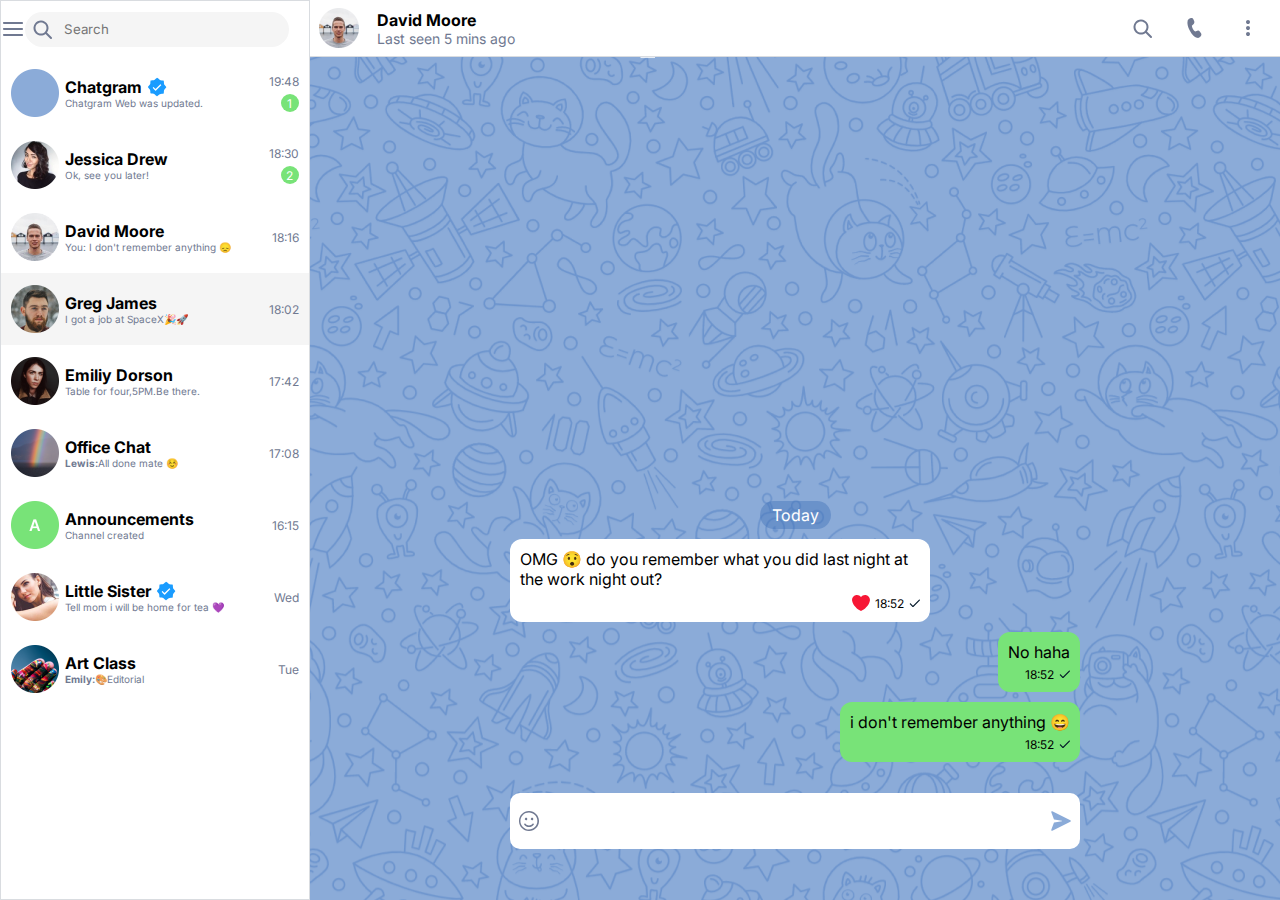
<file: index.html>
<html>
    <head>
        <title>CHAT FAKE</title>
        <link rel="stylesheet" href="./src/assets/css/ui--kit.css"/>
        <link rel="stylesheet" href="./src/assets/css/style.css"/>
    </head>

    <body>
        <div class="flex flex--direction--row container">
            <div class="flex flex--direction--column flex--1 left--bar ">

                <div class="flex flex--direction--row menu">
                    <div class="flex justify--content--center align--items--center flex--1">
                        <img src="./src/assets/icons/menu.svg"/>
                    </div>

                    <div class="flex justify--content--center align--items--center flex--5 search">
                        <div class="flex align--items--center background--light--grey div--search">
                            <img src="./src/assets/icons/search.svg"/>
                            <input type="search" placeholder="Search">
                        </div> 

                    </div>


                </div>
                <div class="flex flex--direction--column">

                 <!--Inicio Chatgram-->
                    <div class="flex area--contact">
                        <div class="flex justify--content--center align--items--center flex--1">
                            <img class="avatar--left--bar " src="./src/assets/images/chat--gram.png"/>
                        </div>

                        <div class="flex flex--direction--column justify--content--center flex--3">
                            <div class="flex align--items--center infos--contact">
                                <div class="font--family font--weight--bold">Chatgram</div>
                                <img src="./src/assets/icons/verified.svg"/>
                            </div>

                            <div class="last--message">Chatgram  Web was updated.</div>
                         </div>

                        <div class="flex flex--direction--column justify--content--center align--items--end flex--1 div--last--messages--info">
                            <div class="hour--last--message">19:48</div>
                            <div class="flex justify--content--center align--items--center quantity--last--viewed--messages background--green">1</div>
                        </div>
                     </div>
                <!--Fim Chatgram-->
                      
                <!--Inicio Jéssica-->
                    <div class="flex area--contact">
                        <div class="flex justify--content--center align--items--center flex--1">
                            <img class="avatar--left--bar " src="./src/assets/images/jessica--drew.png"/>
                        </div>

                        <div class="flex flex--direction--column justify--content--center flex--3">
                            <div class="flex align--items--center infos--contact">
                                <div class="font--family font--weight--bold">Jessica Drew</div>
                            </div>

                            <div class="last--message">Ok, see you later!</div>
                         </div>

                        <div class="flex flex--direction--column justify--content--center align--items--end flex--1 div--last--messages--info">
                            <div class="hour--last--message">18:30</div>
                            <div class="flex justify--content--center align--items--center quantity--last--viewed--messages background--green">2</div>
                        </div>
                     </div>
                <!--Fim Jéssica-->

                <!--Inicio David Moore-->
                    <div class="flex area--contact">
                        <div class="flex justify--content--center align--items--center flex--1">
                            <img class="avatar--left--bar " src="./src/assets/images/david--moore.png"/>
                        </div>

                        <div class="flex flex--direction--column justify--content--center flex--3">
                            <div class="flex align--items--center infos--contact">
                                <div class="font--family font--weight--bold">David Moore</div>
                            </div>

                            <div class="last--message">You: I don't remember anything 😞 </div> 
                         </div>

                        <div class="flex flex--direction--column justify--content--center align--items--end flex--1 div--last--messages--info">
                            <div class="hour--last--message">18:16</div>
                        </div>
                     </div>
                <!--Fim David Moore-->

                <!--Inicio Greg James-->
                    <div class="flex area--contact background--light--grey">
                        <div class="flex justify--content--center align--items--center flex--1">
                            <img class="avatar--left--bar " src="./src/assets/images/greg--james.png">
                        </div>

                        <div class="flex flex--direction--column justify--content--center flex--3">
                            <div class="flex align--items--center infos--contact">
                                <div class="font--family font--weight--bold">Greg James</div>
                            </div>

                            <div class="last--message">I got a job at SpaceX🎉🚀</div> 
                         </div>

                        <div class="flex flex--direction--column justify--content--center align--items--end flex--1 div--last--messages--info">
                            <div class="hour--last--message">18:02</div>
                        </div>                           
                     </div>
                <!--Fim Greg James-->

                <!--Inicio Emily Dorson-->
                    <div class="flex area--contact">
                        <div class="flex justify--content--center align--items--center flex--1">
                            <img class="avatar--left--bar " src="./src/assets/images/emily--dorson.png"/>
                        </div>

                        <div class="flex flex--direction--column justify--content--center flex--3">
                            <div class="flex align--items--center infos--contact">
                                <div class="font--family font--weight--bold">Emiliy Dorson</div>
                            </div>

                            <div class="last--message">Table for four,5PM.Be there.</div>
                         </div>

                        <div class="flex flex--direction--column justify--content--center align--items--end flex--1 div--last--messages--info">
                            <div class="hour--last--message">17:42</div>
                        </div>
                     </div>
                <!--Fim Emiliy Dorson-->

                <!--Inicio Office Chat-->
                    <div class="flex area--contact">
                        <div class="flex justify--content--center align--items--center flex--1">
                            <img class="avatar--left--bar " src="./src/assets/images/office--chat.png"/>
                        </div>

                        <div class="flex flex--direction--column justify--content--center flex--3">
                            <div class="flex align--items--center infos--contact">
                                <div class="font--family font--weight--bold">Office Chat</div>
                            </div>

                            <div class="last--message"><b>Lewis:</b>All done mate ☺️</div>
                         </div>

                        <div class="flex flex--direction--column justify--content--center align--items--end flex--1 div--last--messages--info">
                            <div class="hour--last--message">17:08</div>
                        </div>
                     </div>
                <!--Fim Office Chat-->

                <!--Inicio Announcements-->
                    <div class="flex area--contact">
                        <div class="flex justify--content--center align--items--center flex--1">
                            <img class="avatar--left--bar " src="./src/assets/images/announcements.png"/>
                        </div>

                        <div class="flex flex--direction--column justify--content--center flex--3">
                            <div class="flex align--items--center infos--contact">
                                <div class="font--family font--weight--bold">Announcements</div>
                            </div>
                            <div class="last--message">Channel created</div>
                         </div>
                        <div class="flex flex--direction--column justify--content--center align--items--end flex--1 div--last--messages--info">
                            <div class="hour--last--message">16:15</div>
                        </div>
                     </div>
                <!--Fim-->

                <!--Inicio Little Siste-->
                    <div class="flex area--contact">
                        <div class="flex justify--content--center align--items--center flex--1">
                            <img class="avatar--left--bar " src="./src/assets/images/little--sister.png"/>
                        </div>

                        <div class="flex flex--direction--column justify--content--center flex--3">
                            <div class="flex align--items--center infos--contact">
                                <div class="font--family font--weight--bold">Little Sister</div>
                                <img src="./src/assets/icons/verified.svg"/>
                            </div>

                            <div class="last--message">Tell mom i will be home for tea 💜</div>
                         </div>

                        <div class="flex flex--direction--column justify--content--center align--items--end flex--1 div--last--messages--info">
                            <div class="hour--last--message">Wed</div>
                        </div>
                     </div>
                <!--Fim Little Sister-->

                <!--Inicio Art Class-->
                    <div class="flex area--contact">
                        <div class="flex justify--content--center align--items--center flex--1">
                            <img class="avatar--left--bar " src="./src/assets/images/art--class.png"/>
                        </div>

                        <div class="flex flex--direction--column justify--content--center flex--3">
                            <div class="flex align--items--center infos--contact">
                                <div class="font--family font--weight--bold">Art Class</div>
                            </div>

                            <div class="last--message"><b>Emily:</b>🎨Editorial</div>
                         </div>

                        <div class="flex flex--direction--column justify--content--center align--items--end flex--1 div--last--messages--info">
                            <div class="hour--last--message">Tue</div>
                        </div>
                     </div> 
                <!--Fim Art class-->                
                </div>            
            </div>
            <div class="flex flex--direction--column align--items--start flex--3-5">
                <div class="flex flex--direction--row align--items--center side--bar">
                    <div class="flex flex--direction--row align--items--center justify--content--center flex--1">
                        <img src="./src/assets/images/david--moore.png" width="40">
                    </div>

                    <div class="flex flex--direction--column flex--13">
                        <div class="contact--name">David Moore</div>
                        <div class="contact--status">Last seen 5 mins ago</div>
                    </div>

                    <div class="flex flex--direction--row justify--content--end align--items--center fle--3 div--sidebar--icons">
                        <img src="./src/assets/icons/search.svg">
                        <img src="./src/assets/icons/phone.svg">
                        <img src="./src/assets/icons/more.svg">
                    </div>

                </div>

                <div class="flex flex--direction--row background--messages">
                    <div class="flex flex--direction--column div--container--messages width--100">
                        <div class="flex flex--direction--column flex--6 justify--content--end width--100">
                            <div class="flex flex--direction--column align--items--center justify--content--center width--100 div--messages">
                                <div class="date--chat flex justify--content--center align--items--center">Today</div>

                                <div class="flex flex--direction--row justify--content--start width--100">
                                    <div class="flex flex--direction--column message other">
                                        <div class="flex--4">
                                            OMG 😯 do you remember what you did last night 
                                            at the work night out?
                                        </div>

                                        <div class="flex--1 flex align--items--center flex--direction--row justify--content--end font--size--12 infos--messages">
                                            <img src="./src/assets/icons/heart.svg" class="cursor--pointer">
                                            <div>18:52</div>
                                            <img src="./src/assets/icons/viewed.svg" class="cursor--pointer">
                                        </div>

                                    </div>
                                </div>
                  
                                <div class="flex flex--direction--row justify--content--end width--100">
                                    <div class="flex flex--direction--column message you">
                                        <div class="flex--4">
                                            No haha
                                        </div>

                                        <div class="flex--1 flex align--items--center flex--direction--row justify--content--end font--size--12 infos--messages">
                                            <div>18:52</div>
                                            <img src="./src/assets/icons/viewed.svg">
                                        </div>
                                     </div>
                                </div>
                                <div class="flex flex--direction--row justify--content--end width--100">
                                    <div class="flex flex--direction--column message you">
                                        <div class="flex--4">
                                            i don't remember anything 😄
                                        </div>

                                        <div class="flex--1 flex align--items--center flex--direction--row justify--content--end font--size--12 infos--messages">
                                            <div>18:52</div>
                                            <img src="./src/assets/icons/viewed.svg">
                                        </div>
                                     </div>
                                </div>
                            </div>
                        </div>

                        <div class="flex flex--direction--row align--items--center flex--1">
                            <div class="div--text--field flex flex--direction--row ">
                                <div class="flex justify--content--center align--items--center flex--1">
                                    <img src="./src/assets/icons/emoticons.svg" class="cursor--pointer">
                                </div>
                                <div class="flex--13">
                                    <input type="text" class="text--field"/>
                                </div>
                                <div class="flex justify--content--center align--items--center flex--1">
                                    <img src="./src/assets/icons/send.svg" class="cursor--pointer">
                                </div>
                            </div>
                        </div>

                    </div>
                </div>
            </div>

        </div>
    </body>
</html>
</file>
<file: src/assets/css/ui--kit.css>
body {
    border: 0;
    margin: 0;
}

.container {
    height: 100vh;
}

.width--100{
    width: 100%;
}

.flex {
    display: flex;
}

.flex--direction--row{
    flex-direction: row;
}

.cursor--pointer{
    cursor: pointer;
}

.flex--direction--column{
    flex-direction: column;
}

.justify--content--center{
    justify-content: center;
}

.justify--content--start{
    justify-content: start;
}

.justify--content--end{
    justify-content: flex-end;
}

.align--items--center{
    align-items: center;
}

.align--items--start{
    align-items: start;
}

.align--items--end{
    align-items: flex-end;
}

.flex--1{
    flex: 1;
} 

.flex--2{
    flex: 2;
}

.flex--3{
    flex: 3;
}

.flex--3-5{
    flex: 3.5;
}

.flex--4{
    flex: 4;
}

.flex--5{
    flex: 5;
}

.flex--6{
    flex: 6;
}

.flex--10{
    flex: 6;
}

.flex--13{
    flex: 13;
}

.font--size--12{
    font-size: 12px;
}
</file>
<file: src/assets/css/style.css>
@import url('https://fonts.googleapis.com/css2?family=Inter:ital,opsz,wght@0,14..32,100..900;1,14..32,100..900&family=Roboto:ital,wght@0,100;0,300;0,400;0,500;0,700;0,900;1,100;1,300;1,400;1,500;1,700;1,900&display=swap');

.avatar--top--bar {
width: 40px;
    height: 40px;
}

.avatar--left--bar{
    width: 48px;
    height: 48px;
}

.left--bar{
    border: 0.5px solid #d9dce0 ;
}

.menu{
    height: 56px;
}

.search{
    padding-right: 20px;
}

.div--search{
    border-radius: 25px;
    padding: 8px;
    width: 100%;
}

.div--search input {
    border: 0;
    background: transparent;
    outline: 0;
    flex-grow: 1;
    color: #707991;
    font-family: 'Inter', sans-serif;
     margin-left: 10px;
    
}

.font--family{
    font-family: 'Inter', sans-serif;
}

.background--white{
    background-color: white;
}

.background--green{
    background: #78e378;
}

.font--weight--bold{
    font-weight: bold;
}

.background--light--grey{
    background-color: #f5f5f5;
}

.font--size--16{
    font-size: 16px;
}

.font--size--14{
    font-size: 14px;
}

.quantity--messagen{
    width: 18px;
    height: 18px;
}

.area--contact{
    height: 72;
    padding-left: 5px;
    padding-right: 10px;
    cursor: pointer;
}

.infos--contact{
    gap: 5px;
}

.last--message{
    font-family: 'Inter', sans-serif;
    font-weight: normal;
    color: #707991;
    font-size: 10px;
}

.hour--last--message{
    font-family: 'Inter', sans-serif;
    font-weight: normal;
    color: #707991;
    font-size: 12px;
}

.quantity--last--viewed--messages{
    width: 18px;
    height: 18px;
    border-radius: 50%;
    font-size: 12px;
    font-family: 'Inter', sans-serif;
    color: white;
}

.div--last--messages--info{
    gap: 5px;
}

.side--bar{
    height: 60px;  
    width: 100%;
    border-bottom: 0.5px solid #d9dce0;
    gap: 10px;
}

.contact--name{
    font-family: 'inter', sans-serif;
    font-size: 16px;
    font-weight: bold;
}

.contact--status{
    font-family: 'inter', sans-serif;
    font-size: 14px;
    color: #707991;
}

.div--sidebar--icons{
    padding-right: 20px;
    gap: 30px;
}

.background--messages{
    background-image: url('../images/background.png');
    height: 100%;
    width: 100%;
}

.div--container--messages{
    padding-bottom: 20px;
    padding-left: 200px;
    padding-right: 200px;
}

.date--chat{
    width: 71px;
    height: 28px;
    border-radius: 15px;
    background: #3d70b86b;
    font-family: 'Inter', sans-serif;
    font-size: 16px;
    color: white;
}

.message{
    padding: 10px;
    border-radius: 12px;
    font-family: 'Inter', sans-serif;
    font-size: 16px;
    max-width: 400px;
    gap: 5px;
}

.other{
    background-color: white;
}

.you{
    background-color: #78e378;
}

.infos--messages{
    gap: 5px;
}

.div--messages{
    gap: 10px;
}

.div--text--field{
    height: 56px;
    border-radius: 10px;
    background-color: white;
    width: 100%;
}

.text--field{
    width: 100%;
    border: 0;
    outline: 0;
    height: 100%;
    font-family: 'Inter' sans-serif;
    font-family: 16px;
}
</file>
